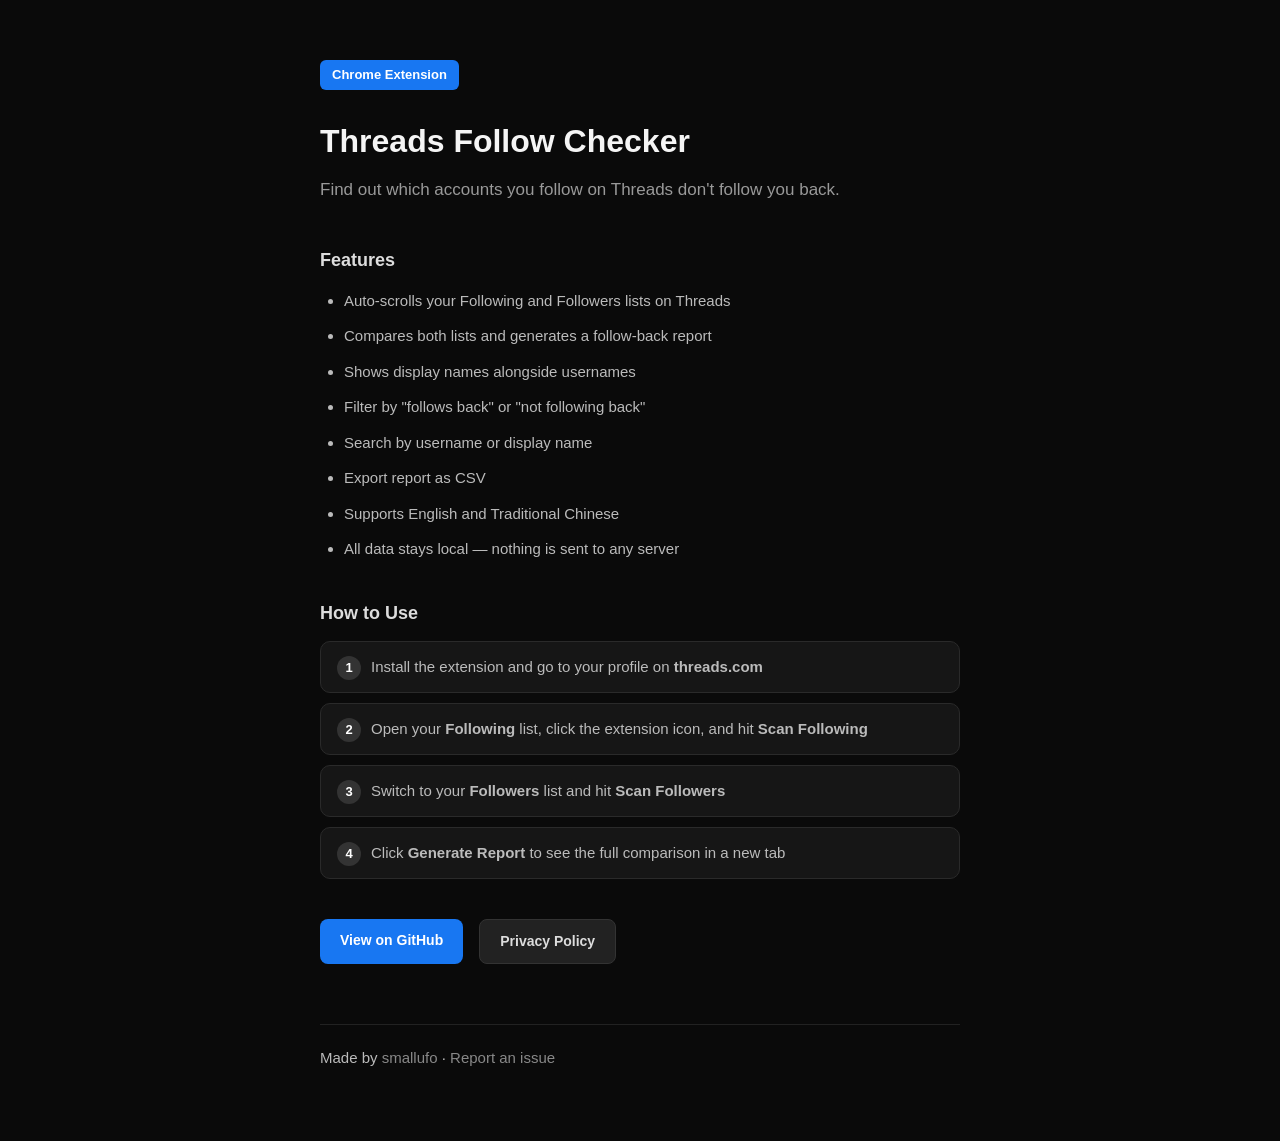
<file: docs/index.html>
<!DOCTYPE html>
<html lang="en">
<head>
  <meta charset="UTF-8">
  <meta name="viewport" content="width=device-width, initial-scale=1.0">
  <title>Threads Follow Checker</title>
  <style>
    * { margin: 0; padding: 0; box-sizing: border-box; }
    body {
      font-family: -apple-system, BlinkMacSystemFont, "Segoe UI", Roboto, sans-serif;
      background: #0a0a0a;
      color: #f5f5f5;
      line-height: 1.7;
      min-height: 100vh;
    }
    .container {
      max-width: 680px;
      margin: 0 auto;
      padding: 60px 20px;
    }
    h1 {
      font-size: 32px;
      font-weight: 700;
      margin-bottom: 8px;
    }
    .tagline {
      color: #999;
      font-size: 17px;
      margin-bottom: 40px;
    }
    h2 {
      font-size: 18px;
      margin-top: 36px;
      margin-bottom: 12px;
      color: #ddd;
    }
    p, li {
      font-size: 15px;
      color: #bbb;
      margin-bottom: 10px;
    }
    ul {
      padding-left: 24px;
      margin-bottom: 16px;
    }
    .badge {
      display: inline-block;
      background: #1877f2;
      color: #fff;
      padding: 4px 12px;
      border-radius: 6px;
      font-size: 13px;
      font-weight: 600;
      margin-bottom: 24px;
    }
    .steps {
      list-style: none;
      padding: 0;
      counter-reset: step;
    }
    .steps li {
      counter-increment: step;
      padding: 12px 16px;
      background: #161616;
      border: 1px solid #2a2a2a;
      border-radius: 10px;
      margin-bottom: 10px;
    }
    .steps li::before {
      content: counter(step);
      display: inline-block;
      width: 24px;
      height: 24px;
      border-radius: 50%;
      background: #333;
      color: #fff;
      text-align: center;
      line-height: 24px;
      font-size: 13px;
      font-weight: 700;
      margin-right: 10px;
    }
    a { color: #1877f2; text-decoration: none; }
    a:hover { text-decoration: underline; }
    .links {
      margin-top: 40px;
      display: flex;
      gap: 16px;
      flex-wrap: wrap;
    }
    .links a {
      display: inline-block;
      padding: 10px 20px;
      border-radius: 8px;
      font-size: 14px;
      font-weight: 600;
    }
    .btn-primary { background: #1877f2; color: #fff; }
    .btn-secondary { background: #222; color: #ddd; border: 1px solid #333; }
    footer {
      margin-top: 60px;
      padding-top: 20px;
      border-top: 1px solid #222;
      font-size: 13px;
      color: #666;
    }
    footer a { color: #888; }
  </style>
</head>
<body>

<div class="container">
  <span class="badge">Chrome Extension</span>
  <h1>Threads Follow Checker</h1>
  <p class="tagline">Find out which accounts you follow on Threads don't follow you back.</p>

  <h2>Features</h2>
  <ul>
    <li>Auto-scrolls your Following and Followers lists on Threads</li>
    <li>Compares both lists and generates a follow-back report</li>
    <li>Shows display names alongside usernames</li>
    <li>Filter by "follows back" or "not following back"</li>
    <li>Search by username or display name</li>
    <li>Export report as CSV</li>
    <li>Supports English and Traditional Chinese</li>
    <li>All data stays local &mdash; nothing is sent to any server</li>
  </ul>

  <h2>How to Use</h2>
  <ol class="steps">
    <li>Install the extension and go to your profile on <strong>threads.com</strong></li>
    <li>Open your <strong>Following</strong> list, click the extension icon, and hit <strong>Scan Following</strong></li>
    <li>Switch to your <strong>Followers</strong> list and hit <strong>Scan Followers</strong></li>
    <li>Click <strong>Generate Report</strong> to see the full comparison in a new tab</li>
  </ol>

  <div class="links">
    <a href="https://github.com/smallufo/threads-follow-checker" class="btn-primary">View on GitHub</a>
    <a href="privacy.html" class="btn-secondary">Privacy Policy</a>
  </div>

  <footer>
    <p>Made by <a href="https://github.com/smallufo">smallufo</a> &middot; <a href="https://github.com/smallufo/threads-follow-checker/issues">Report an issue</a></p>
  </footer>
</div>

</body>
</html>
</file>
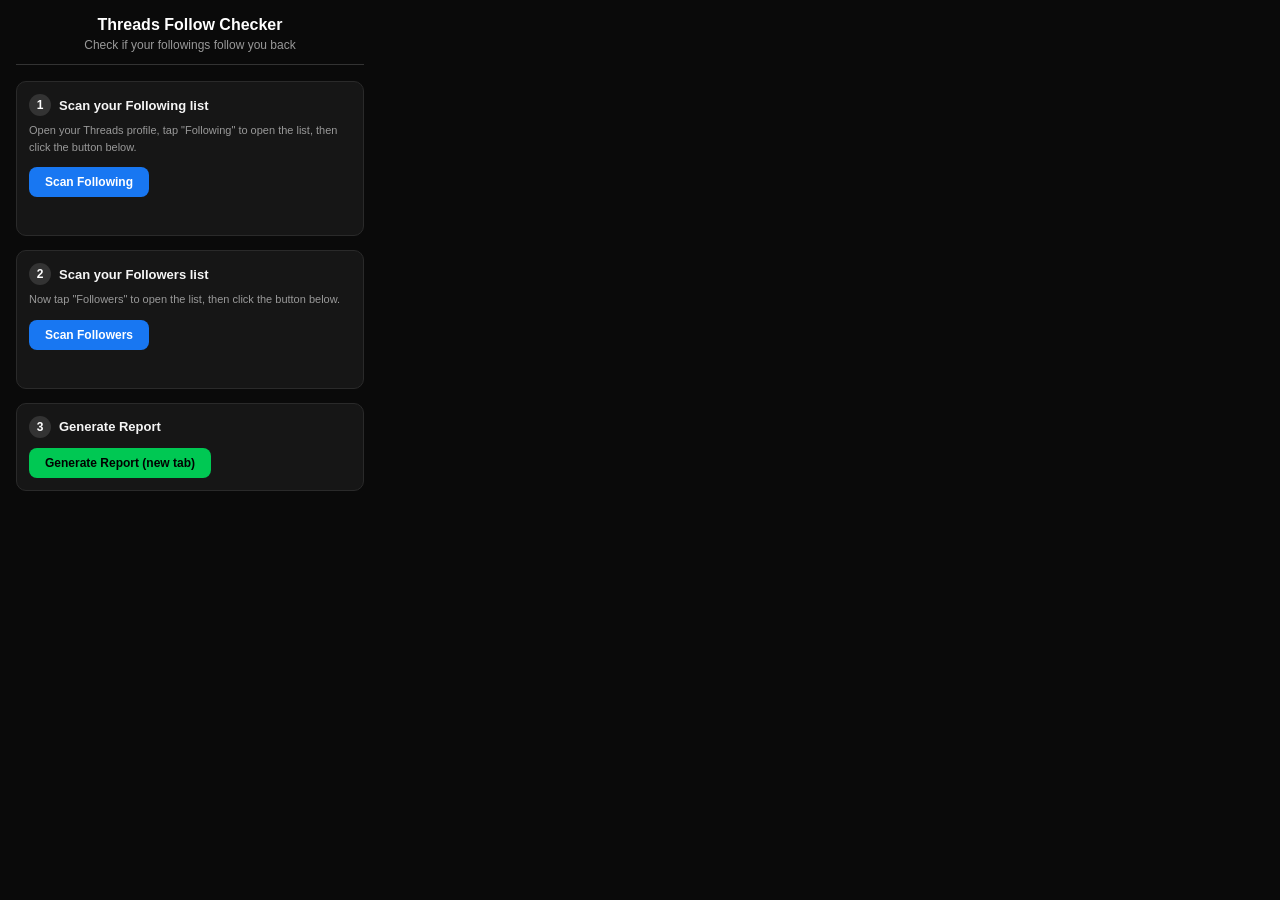
<file: popup.html>
<!DOCTYPE html>
<html data-i18n-title="popupTitle">
<head>
  <meta charset="UTF-8">
  <meta name="viewport" content="width=device-width, initial-scale=1.0">
  <title>Threads Follow Checker</title>
  <link rel="stylesheet" href="popup.css">
</head>
<body>
  <div id="app">
    <header>
      <h1 data-i18n="popupTitle">Threads Follow Checker</h1>
      <p class="subtitle" data-i18n="popupSubtitle">Check if your followings follow you back</p>
    </header>

    <!-- Tab detection hint -->
    <div id="tab-hint" class="tab-hint"></div>

    <!-- Step 1: Scan Following -->
    <section id="step1" class="step">
      <div class="step-header">
        <span class="step-num">1</span>
        <span class="step-title" data-i18n="step1Title">Scan your Following list</span>
      </div>
      <p class="step-desc" data-i18n="step1Desc">Open your Threads profile, tap "Following" to open the list, then click the button below.</p>
      <button id="btn-scan-following" class="btn btn-primary" data-i18n="btnScanFollowing">Scan Following</button>
      <div id="following-status" class="status"></div>
    </section>

    <!-- Step 2: Scan Followers -->
    <section id="step2" class="step">
      <div class="step-header">
        <span class="step-num">2</span>
        <span class="step-title" data-i18n="step2Title">Scan your Followers list</span>
      </div>
      <p class="step-desc" data-i18n="step2Desc">Now tap "Followers" to open the list, then click the button below.</p>
      <button id="btn-scan-followers" class="btn btn-primary" data-i18n="btnScanFollowers">Scan Followers</button>
      <div id="followers-status" class="status"></div>
    </section>

    <!-- Step 3: Report -->
    <section id="step3" class="step">
      <div class="step-header">
        <span class="step-num">3</span>
        <span class="step-title" data-i18n="step3Title">Generate Report</span>
      </div>
      <button id="btn-report" class="btn btn-accent" data-i18n="btnReport">Generate Report (new tab)</button>
      <button id="btn-clear" class="btn btn-danger" style="display:none;" data-i18n="btnClear">Clear Data</button>
    </section>
  </div>
  <script src="i18n.js"></script>
  <script src="popup.js"></script>
</body>
</html>
</file>
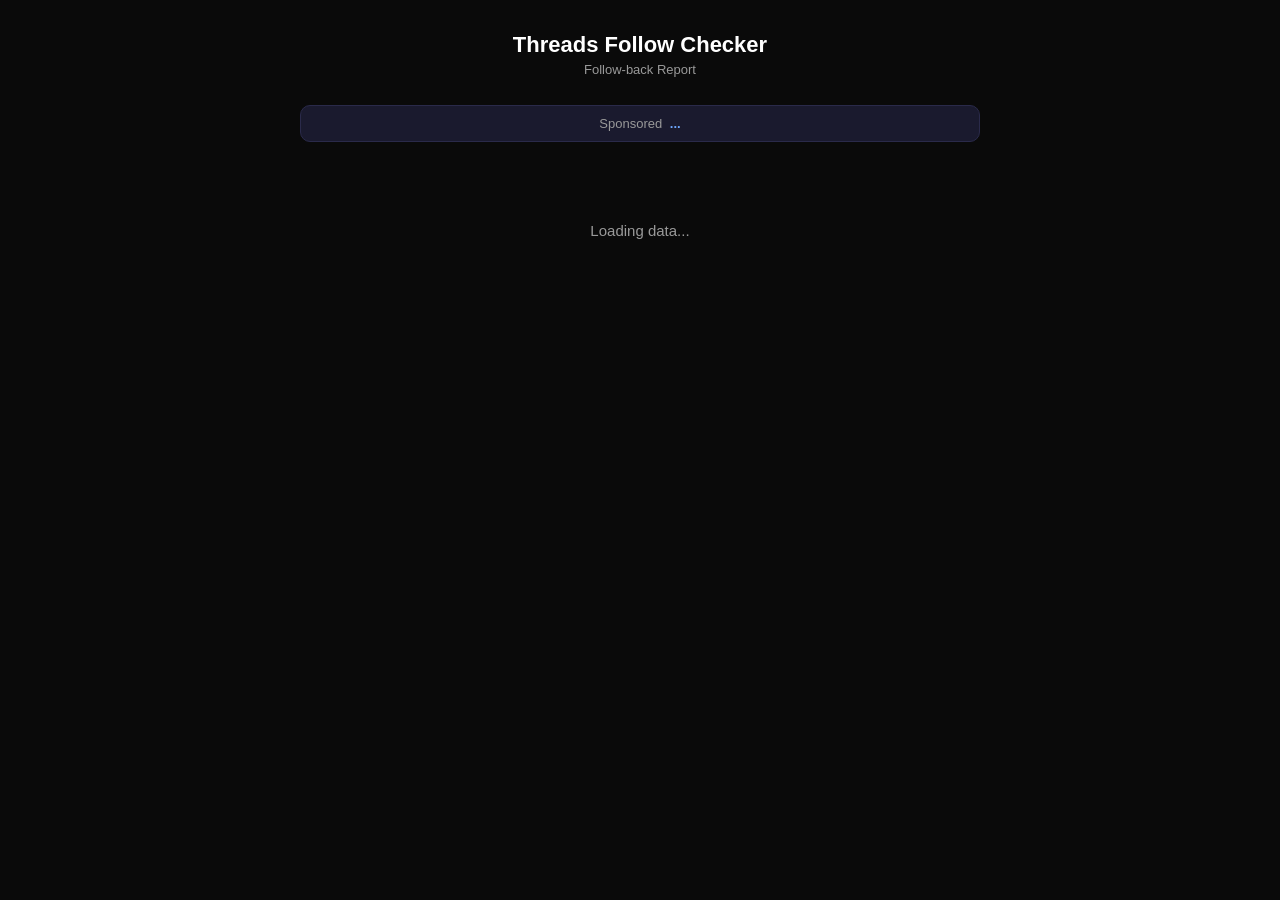
<file: report.html>
<!DOCTYPE html>
<html data-i18n-title="reportPageTitle">
<head>
  <meta charset="UTF-8">
  <meta name="viewport" content="width=device-width, initial-scale=1.0">
  <title>Threads Follow Checker - Report</title>
  <link rel="stylesheet" href="report.css">
</head>
<body>
  <div id="app">
    <header>
      <h1 data-i18n="reportTitle">Threads Follow Checker</h1>
      <p class="subtitle" data-i18n="reportSubtitle">Follow-back Report</p>
    </header>

    <div id="promo-banner" class="promo-banner">
      <span data-i18n="promoPrefix">Sponsored</span>
      <a id="promo-link" href="#" target="_blank" data-i18n="promoName">...</a>
    </div>

    <div id="loading" data-i18n="loading">Loading data...</div>

    <div id="content" style="display:none;">
      <div id="summary" class="summary"></div>

      <div class="toolbar">
        <div id="filter-bar">
          <button class="filter-btn active" data-filter="all" data-i18n="filterAll">All</button>
          <button class="filter-btn" data-filter="not-following-back" data-i18n="filterNotFollowingBack">Not following back</button>
          <button class="filter-btn" data-filter="following-back" data-i18n="filterFollowingBack">Following back</button>
        </div>
        <div class="actions">
          <input type="text" id="search" placeholder="Search username or display name..." data-i18n-placeholder="searchPlaceholder" />
          <button id="btn-export" class="btn btn-secondary" data-i18n="btnExportCsv">Export CSV</button>
        </div>
      </div>

      <div id="report-table-wrapper">
        <table id="report-table">
          <thead>
            <tr>
              <th class="col-num" data-i18n="colNum">#</th>
              <th class="col-user" data-i18n="colUsername">Username / Display Name</th>
              <th class="col-status" data-i18n="colStatus">Follow-back Status</th>
            </tr>
          </thead>
          <tbody></tbody>
        </table>
      </div>

      <div id="footer">
        <span id="shown-count"></span>
      </div>
    </div>

    <div id="no-data" style="display:none;">
      <p data-i18n="noData">No data yet. Please scan Following and Followers lists via the extension popup first.</p>
    </div>
  </div>
  <script src="i18n.js"></script>
  <script src="report.js"></script>
</body>
</html>
</file>
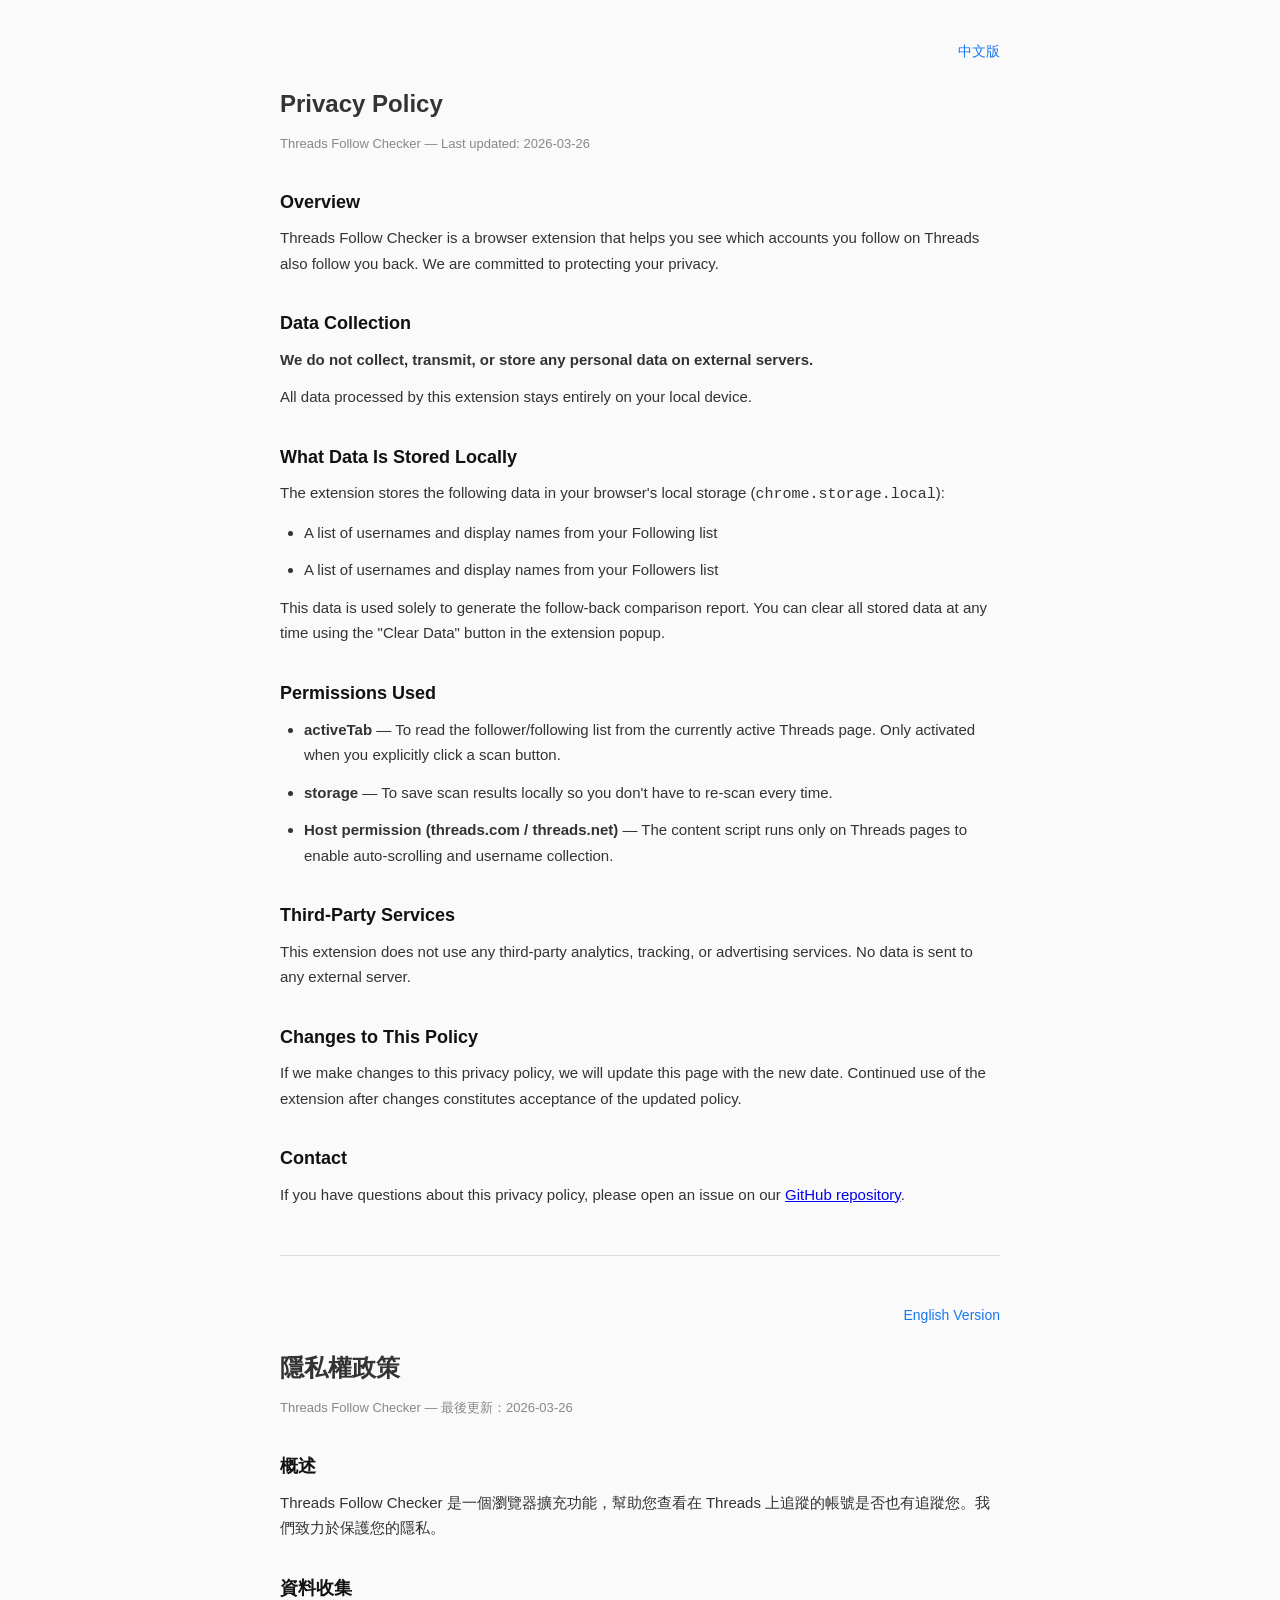
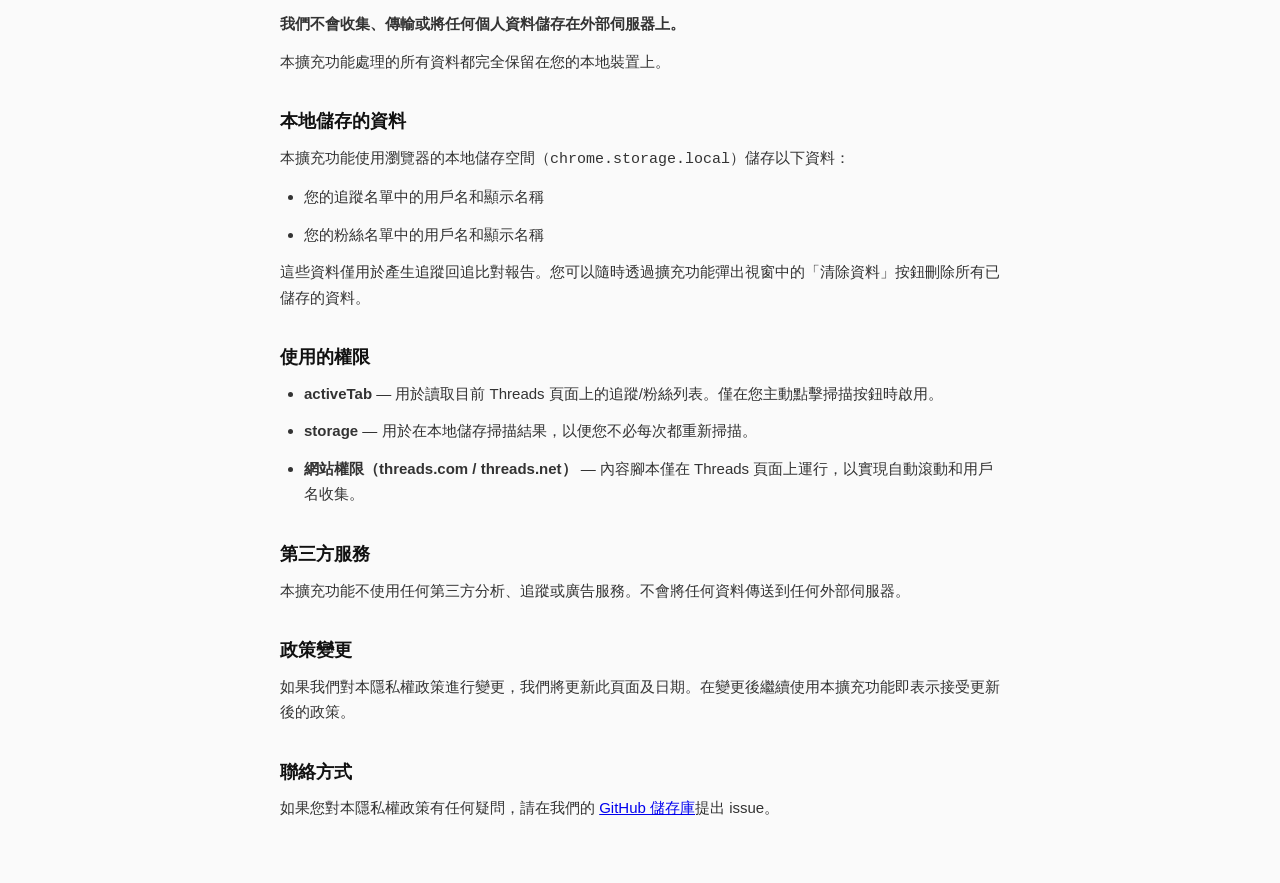
<file: docs/privacy.html>
<!DOCTYPE html>
<html lang="en">
<head>
  <meta charset="UTF-8">
  <meta name="viewport" content="width=device-width, initial-scale=1.0">
  <title>Privacy Policy - Threads Follow Checker</title>
  <style>
    * { margin: 0; padding: 0; box-sizing: border-box; }
    body {
      font-family: -apple-system, BlinkMacSystemFont, "Segoe UI", Roboto, sans-serif;
      background: #fafafa;
      color: #333;
      line-height: 1.7;
      padding: 40px 20px;
    }
    .container {
      max-width: 720px;
      margin: 0 auto;
    }
    h1 { font-size: 24px; margin-bottom: 8px; }
    h2 { font-size: 18px; margin-top: 32px; margin-bottom: 8px; color: #111; }
    p, li { font-size: 15px; margin-bottom: 12px; }
    ul { padding-left: 24px; }
    .date { color: #888; font-size: 13px; margin-bottom: 32px; }
    hr { border: none; border-top: 1px solid #ddd; margin: 48px 0; }
    .lang-switch { text-align: right; margin-bottom: 20px; font-size: 14px; }
    .lang-switch a { color: #1877f2; text-decoration: none; }
    .lang-switch a:hover { text-decoration: underline; }
    section { margin-bottom: 24px; }
  </style>
</head>
<body>

<div class="container">

  <!-- English -->
  <div id="en">
    <div class="lang-switch"><a href="#zh">中文版</a></div>

    <h1>Privacy Policy</h1>
    <p class="date">Threads Follow Checker &mdash; Last updated: 2026-03-26</p>

    <section>
      <h2>Overview</h2>
      <p>Threads Follow Checker is a browser extension that helps you see which accounts you follow on Threads also follow you back. We are committed to protecting your privacy.</p>
    </section>

    <section>
      <h2>Data Collection</h2>
      <p><strong>We do not collect, transmit, or store any personal data on external servers.</strong></p>
      <p>All data processed by this extension stays entirely on your local device.</p>
    </section>

    <section>
      <h2>What Data Is Stored Locally</h2>
      <p>The extension stores the following data in your browser's local storage (<code>chrome.storage.local</code>):</p>
      <ul>
        <li>A list of usernames and display names from your Following list</li>
        <li>A list of usernames and display names from your Followers list</li>
      </ul>
      <p>This data is used solely to generate the follow-back comparison report. You can clear all stored data at any time using the "Clear Data" button in the extension popup.</p>
    </section>

    <section>
      <h2>Permissions Used</h2>
      <ul>
        <li><strong>activeTab</strong> &mdash; To read the follower/following list from the currently active Threads page. Only activated when you explicitly click a scan button.</li>
        <li><strong>storage</strong> &mdash; To save scan results locally so you don't have to re-scan every time.</li>
        <li><strong>Host permission (threads.com / threads.net)</strong> &mdash; The content script runs only on Threads pages to enable auto-scrolling and username collection.</li>
      </ul>
    </section>

    <section>
      <h2>Third-Party Services</h2>
      <p>This extension does not use any third-party analytics, tracking, or advertising services. No data is sent to any external server.</p>
    </section>

    <section>
      <h2>Changes to This Policy</h2>
      <p>If we make changes to this privacy policy, we will update this page with the new date. Continued use of the extension after changes constitutes acceptance of the updated policy.</p>
    </section>

    <section>
      <h2>Contact</h2>
      <p>If you have questions about this privacy policy, please open an issue on our <a href="https://github.com/smallufo/threads-follow-checker/issues">GitHub repository</a>.</p>
    </section>
  </div>

  <hr>

  <!-- 中文 -->
  <div id="zh">
    <div class="lang-switch"><a href="#en">English Version</a></div>

    <h1>隱私權政策</h1>
    <p class="date">Threads Follow Checker &mdash; 最後更新：2026-03-26</p>

    <section>
      <h2>概述</h2>
      <p>Threads Follow Checker 是一個瀏覽器擴充功能，幫助您查看在 Threads 上追蹤的帳號是否也有追蹤您。我們致力於保護您的隱私。</p>
    </section>

    <section>
      <h2>資料收集</h2>
      <p><strong>我們不會收集、傳輸或將任何個人資料儲存在外部伺服器上。</strong></p>
      <p>本擴充功能處理的所有資料都完全保留在您的本地裝置上。</p>
    </section>

    <section>
      <h2>本地儲存的資料</h2>
      <p>本擴充功能使用瀏覽器的本地儲存空間（<code>chrome.storage.local</code>）儲存以下資料：</p>
      <ul>
        <li>您的追蹤名單中的用戶名和顯示名稱</li>
        <li>您的粉絲名單中的用戶名和顯示名稱</li>
      </ul>
      <p>這些資料僅用於產生追蹤回追比對報告。您可以隨時透過擴充功能彈出視窗中的「清除資料」按鈕刪除所有已儲存的資料。</p>
    </section>

    <section>
      <h2>使用的權限</h2>
      <ul>
        <li><strong>activeTab</strong> &mdash; 用於讀取目前 Threads 頁面上的追蹤/粉絲列表。僅在您主動點擊掃描按鈕時啟用。</li>
        <li><strong>storage</strong> &mdash; 用於在本地儲存掃描結果，以便您不必每次都重新掃描。</li>
        <li><strong>網站權限（threads.com / threads.net）</strong> &mdash; 內容腳本僅在 Threads 頁面上運行，以實現自動滾動和用戶名收集。</li>
      </ul>
    </section>

    <section>
      <h2>第三方服務</h2>
      <p>本擴充功能不使用任何第三方分析、追蹤或廣告服務。不會將任何資料傳送到任何外部伺服器。</p>
    </section>

    <section>
      <h2>政策變更</h2>
      <p>如果我們對本隱私權政策進行變更，我們將更新此頁面及日期。在變更後繼續使用本擴充功能即表示接受更新後的政策。</p>
    </section>

    <section>
      <h2>聯絡方式</h2>
      <p>如果您對本隱私權政策有任何疑問，請在我們的 <a href="https://github.com/smallufo/threads-follow-checker/issues">GitHub 儲存庫</a>提出 issue。</p>
    </section>
  </div>

</div>

</body>
</html>
</file>
<file: popup.css>
* {
  margin: 0;
  padding: 0;
  box-sizing: border-box;
}

body {
  width: 380px;
  overflow-y: auto;
  font-family: -apple-system, BlinkMacSystemFont, "Segoe UI", Roboto, sans-serif;
  background: #0a0a0a;
  color: #f5f5f5;
  font-size: 13px;
}

#app {
  padding: 16px;
}

header {
  text-align: center;
  margin-bottom: 16px;
  padding-bottom: 12px;
  border-bottom: 1px solid #333;
}

header h1 {
  font-size: 16px;
  font-weight: 700;
  color: #fff;
}

.subtitle {
  color: #999;
  font-size: 12px;
  margin-top: 4px;
}

.step {
  margin-bottom: 14px;
  padding: 12px;
  background: #161616;
  border-radius: 10px;
  border: 1px solid #2a2a2a;
}

.step-header {
  display: flex;
  align-items: center;
  gap: 8px;
  margin-bottom: 6px;
}

.step-num {
  width: 22px;
  height: 22px;
  border-radius: 50%;
  background: #333;
  color: #fff;
  display: flex;
  align-items: center;
  justify-content: center;
  font-size: 12px;
  font-weight: 700;
  flex-shrink: 0;
}

.step-title {
  font-weight: 600;
  font-size: 13px;
}

.step-desc {
  color: #999;
  font-size: 11px;
  margin-bottom: 8px;
  line-height: 1.5;
}

.btn {
  display: inline-block;
  padding: 8px 16px;
  border: none;
  border-radius: 8px;
  font-size: 12px;
  font-weight: 600;
  cursor: pointer;
  transition: opacity 0.2s;
  margin-right: 6px;
  margin-top: 4px;
}

.btn:hover { opacity: 0.85; }
.btn:disabled { opacity: 0.4; cursor: not-allowed; }

.btn-primary { background: #1877f2; color: #fff; }
.btn-accent { background: #00c853; color: #000; }
.btn-danger { background: #d32f2f; color: #fff; }

.tab-hint {
  text-align: center;
  padding: 8px 12px;
  margin-bottom: 12px;
  border-radius: 8px;
  font-size: 12px;
  min-height: 18px;
}

.tab-hint:empty { display: none; }

.hint-ok {
  color: #00c853;
}

.hint-warn {
  color: #ffab00;
}

.status {
  margin-top: 8px;
  font-size: 12px;
  color: #aaa;
  min-height: 18px;
}

.status .count { color: #00c853; font-weight: 600; }
.status .scanning { color: #ffab00; }
.status .done { color: #00c853; }
.status .error { color: #ff5252; }
</file>
<file: report.css>
* {
  margin: 0;
  padding: 0;
  box-sizing: border-box;
}

body {
  font-family: -apple-system, BlinkMacSystemFont, "Segoe UI", Roboto, sans-serif;
  background: #0a0a0a;
  color: #f5f5f5;
  font-size: 14px;
  min-height: 100vh;
}

#app {
  max-width: 720px;
  margin: 0 auto;
  padding: 32px 20px;
}

header {
  text-align: center;
  margin-bottom: 28px;
}

.promo-banner {
  text-align: center;
  padding: 10px 16px;
  margin-bottom: 20px;
  background: #1a1a2e;
  border: 1px solid #2a2a4a;
  border-radius: 10px;
  font-size: 13px;
  color: #999;
}

.promo-banner a {
  color: #6ea8fe;
  text-decoration: none;
  font-weight: 600;
  margin-left: 4px;
}

.promo-banner a:hover {
  text-decoration: underline;
  color: #9ec5fe;
}

header h1 {
  font-size: 22px;
  font-weight: 700;
  color: #fff;
}

.subtitle {
  color: #999;
  font-size: 13px;
  margin-top: 4px;
}

#loading, #no-data {
  text-align: center;
  color: #999;
  padding: 60px 0;
  font-size: 15px;
}

/* Summary */
.summary {
  background: #161616;
  border: 1px solid #2a2a2a;
  border-radius: 12px;
  padding: 20px;
  margin-bottom: 20px;
  display: flex;
  justify-content: center;
  gap: 40px;
  flex-wrap: wrap;
}

.stat {
  text-align: center;
}

.stat .big-num {
  font-size: 32px;
  font-weight: 700;
  display: block;
  line-height: 1.2;
}

.stat .label {
  color: #999;
  font-size: 12px;
  margin-top: 2px;
}

.green { color: #00c853; }
.red { color: #ff5252; }
.blue { color: #1877f2; }

/* Toolbar */
.toolbar {
  display: flex;
  justify-content: space-between;
  align-items: center;
  gap: 12px;
  margin-bottom: 16px;
  flex-wrap: wrap;
}

#filter-bar {
  display: flex;
  gap: 6px;
}

.filter-btn {
  padding: 7px 16px;
  border: 1px solid #333;
  background: transparent;
  color: #999;
  border-radius: 8px;
  font-size: 12px;
  cursor: pointer;
  transition: all 0.2s;
}

.filter-btn:hover { border-color: #555; color: #ccc; }

.filter-btn.active {
  background: #1877f2;
  color: #fff;
  border-color: #1877f2;
}

.actions {
  display: flex;
  gap: 8px;
  align-items: center;
}

#search {
  padding: 7px 12px;
  border: 1px solid #333;
  background: #161616;
  color: #f5f5f5;
  border-radius: 8px;
  font-size: 13px;
  width: 180px;
  outline: none;
}

#search:focus { border-color: #1877f2; }

.btn {
  padding: 7px 16px;
  border: none;
  border-radius: 8px;
  font-size: 12px;
  font-weight: 600;
  cursor: pointer;
  transition: opacity 0.2s;
}

.btn:hover { opacity: 0.85; }
.btn-secondary { background: #333; color: #fff; }

/* Table */
#report-table-wrapper {
  border: 1px solid #2a2a2a;
  border-radius: 10px;
  overflow: hidden;
}

#report-table {
  width: 100%;
  border-collapse: collapse;
}

#report-table th {
  position: sticky;
  top: 0;
  background: #1a1a1a;
  padding: 10px 16px;
  text-align: left;
  font-size: 12px;
  color: #999;
  border-bottom: 1px solid #333;
  font-weight: 600;
}

.col-num { width: 50px; }
.col-status { width: 100px; }

#report-table td {
  padding: 10px 16px;
  border-bottom: 1px solid #1a1a1a;
  font-size: 13px;
}

#report-table tbody tr:hover { background: #1a1a1a; }

.badge {
  display: inline-block;
  padding: 3px 10px;
  border-radius: 12px;
  font-size: 12px;
  font-weight: 600;
}

.badge-yes { background: #00c85322; color: #00c853; }
.badge-no { background: #ff525222; color: #ff5252; }

.username-link {
  color: #ddd;
  text-decoration: none;
}

.username-link:hover {
  color: #1877f2;
  text-decoration: underline;
}

.display-name {
  display: block;
  color: #888;
  font-size: 11px;
  margin-top: 2px;
}

/* Footer */
#footer {
  text-align: center;
  padding: 14px;
  color: #666;
  font-size: 12px;
}
</file>
